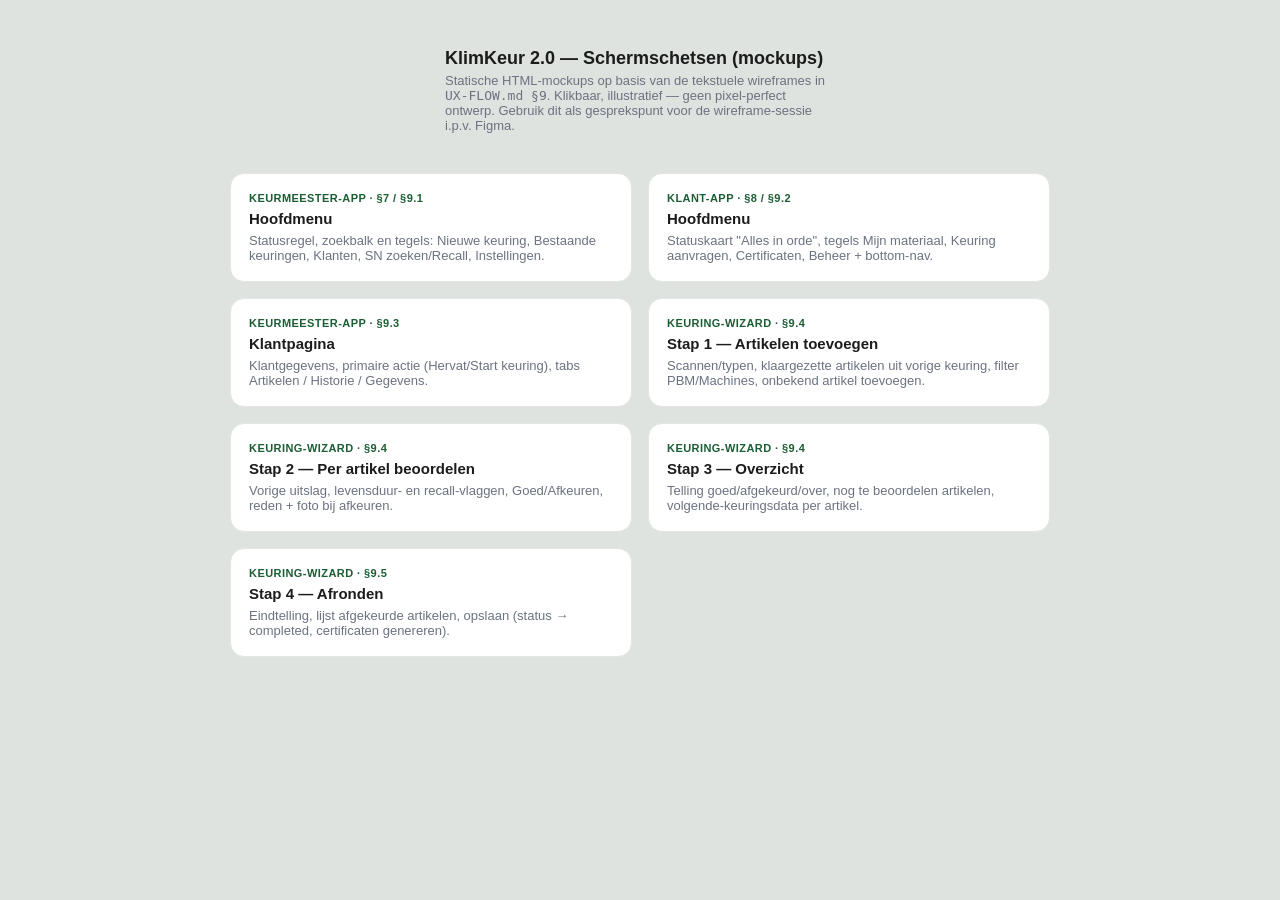
<file: mockups/index.html>
<!DOCTYPE html>
<html lang="nl">
<head>
<meta charset="UTF-8">
<meta name="viewport" content="width=device-width, initial-scale=1.0">
<title>KlimKeur 2.0 — Schermschetsen</title>
<link rel="stylesheet" href="style.css">
<style>
  body{padding-top:48px;}
  .intro{width:390px; margin-bottom:24px;}
  .grid{display:grid; grid-template-columns:1fr 1fr; gap:16px; width:820px; max-width:100%;}
  .grid-item{
    background:#fff; border:1px solid var(--border); border-radius:14px;
    padding:18px; text-decoration:none; color:var(--text);
    display:flex; flex-direction:column; gap:6px;
  }
  .grid-item h2{margin:0; font-size:15px;}
  .grid-item p{margin:0; font-size:13px; color:var(--muted);}
  .grid-item .tag{
    font-size:11px; font-weight:700; color:var(--primary);
    text-transform:uppercase; letter-spacing:.04em;
  }
  @media (max-width:860px){ .grid{grid-template-columns:1fr;} }
</style>
</head>
<body>
  <div class="intro">
    <h1 class="page-title">KlimKeur 2.0 — Schermschetsen (mockups)</h1>
    <p class="page-sub">
      Statische HTML-mockups op basis van de tekstuele wireframes in
      <code>UX-FLOW.md §9</code>. Klikbaar, illustratief — geen
      pixel-perfect ontwerp. Gebruik dit als gesprekspunt voor de
      wireframe-sessie i.p.v. Figma.
    </p>
  </div>

  <div class="grid">
    <a class="grid-item" href="keurmeester-hoofdmenu.html">
      <span class="tag">Keurmeester-app · §7 / §9.1</span>
      <h2>Hoofdmenu</h2>
      <p>Statusregel, zoekbalk en tegels: Nieuwe keuring, Bestaande
      keuringen, Klanten, SN zoeken/Recall, Instellingen.</p>
    </a>

    <a class="grid-item" href="klant-hoofdmenu.html">
      <span class="tag">Klant-app · §8 / §9.2</span>
      <h2>Hoofdmenu</h2>
      <p>Statuskaart "Alles in orde", tegels Mijn materiaal, Keuring
      aanvragen, Certificaten, Beheer + bottom-nav.</p>
    </a>

    <a class="grid-item" href="klantpagina.html">
      <span class="tag">Keurmeester-app · §9.3</span>
      <h2>Klantpagina</h2>
      <p>Klantgegevens, primaire actie (Hervat/Start keuring),
      tabs Artikelen / Historie / Gegevens.</p>
    </a>

    <a class="grid-item" href="keuring-stap1.html">
      <span class="tag">Keuring-wizard · §9.4</span>
      <h2>Stap 1 — Artikelen toevoegen</h2>
      <p>Scannen/typen, klaargezette artikelen uit vorige keuring,
      filter PBM/Machines, onbekend artikel toevoegen.</p>
    </a>

    <a class="grid-item" href="keuring-stap2.html">
      <span class="tag">Keuring-wizard · §9.4</span>
      <h2>Stap 2 — Per artikel beoordelen</h2>
      <p>Vorige uitslag, levensduur- en recall-vlaggen, Goed/Afkeuren,
      reden + foto bij afkeuren.</p>
    </a>

    <a class="grid-item" href="keuring-stap3.html">
      <span class="tag">Keuring-wizard · §9.4</span>
      <h2>Stap 3 — Overzicht</h2>
      <p>Telling goed/afgekeurd/over, nog te beoordelen artikelen,
      volgende-keuringsdata per artikel.</p>
    </a>

    <a class="grid-item" href="afrondscherm.html">
      <span class="tag">Keuring-wizard · §9.5</span>
      <h2>Stap 4 — Afronden</h2>
      <p>Eindtelling, lijst afgekeurde artikelen, opslaan
      (status → completed, certificaten genereren).</p>
    </a>
  </div>
</body>
</html>
</file>
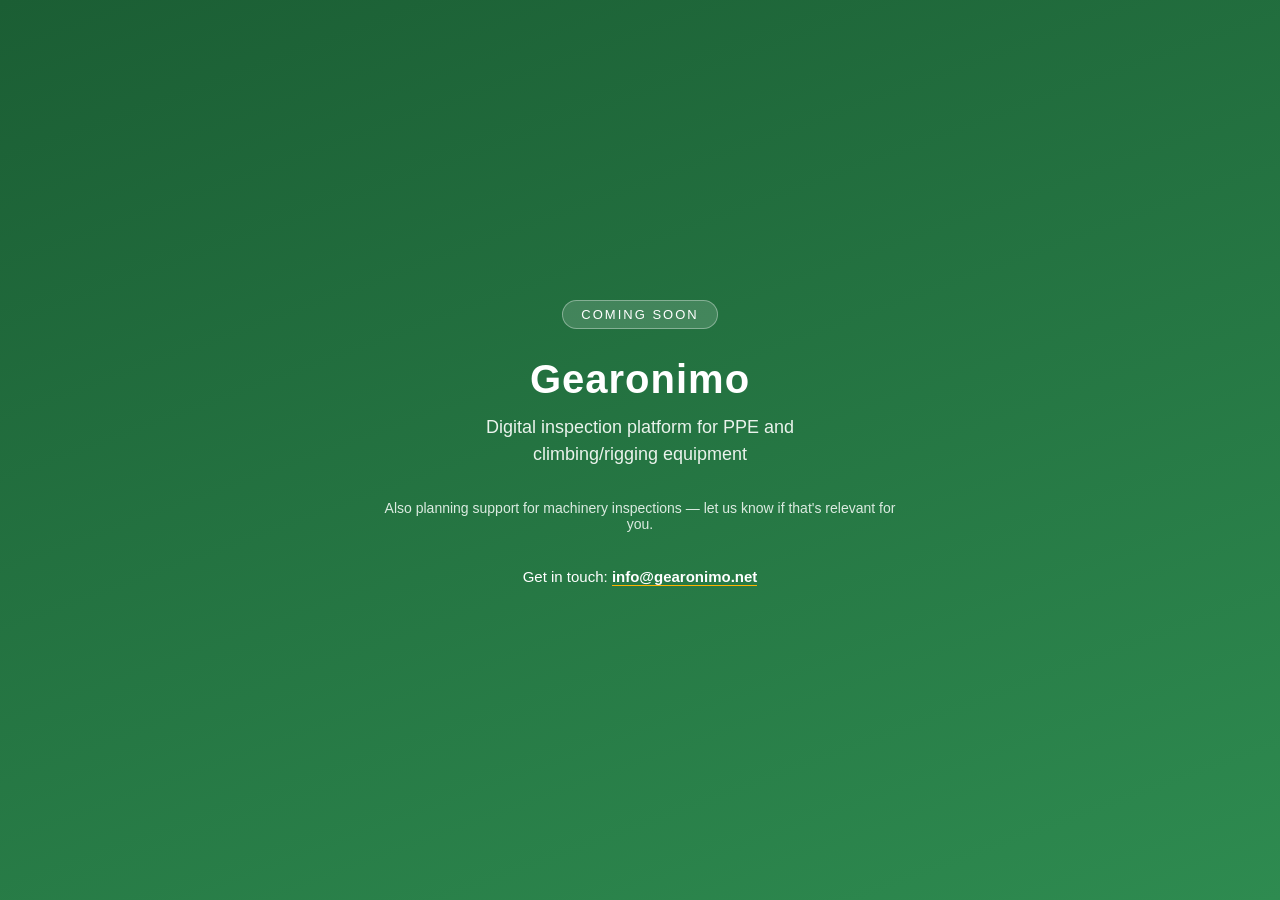
<file: website/index.html>
<!DOCTYPE html>
<html lang="en">
<head>
<meta charset="UTF-8">
<meta name="viewport" content="width=device-width, initial-scale=1.0">
<title>Gearonimo — Coming soon</title>
<style>
  :root{
    --primary:#1b5e34;
    --primary-light:#2e8b50;
    --accent:#ffb300;
    --bg:#f3f5f3;
    --text:#1c1c1c;
    --muted:#5d6b63;
  }
  *{box-sizing:border-box;}
  html,body{
    margin:0;
    height:100%;
    font-family:-apple-system,BlinkMacSystemFont,"Segoe UI",Roboto,sans-serif;
    color:#fff;
    background:linear-gradient(160deg, var(--primary) 0%, var(--primary-light) 100%);
  }
  body{
    display:flex;
    align-items:center;
    justify-content:center;
    padding:24px;
  }
  .card{
    max-width:520px;
    text-align:center;
  }
  .logo{
    font-size:40px;
    font-weight:800;
    letter-spacing:1px;
    margin:0 0 12px;
  }
  .tagline{
    font-size:18px;
    color:#eaf3ec;
    margin:0 0 32px;
    line-height:1.5;
  }
  .badge{
    display:inline-block;
    background:rgba(255,255,255,.15);
    border:1px solid rgba(255,255,255,.35);
    border-radius:999px;
    padding:6px 18px;
    font-size:13px;
    letter-spacing:2px;
    text-transform:uppercase;
    margin-bottom:28px;
  }
  .extra{
    font-size:14px;
    color:#dcebe1;
    margin:0 0 36px;
  }
  .contact{
    font-size:15px;
  }
  .contact a{
    color:#fff;
    font-weight:600;
    text-decoration:none;
    border-bottom:1px solid var(--accent);
  }
</style>
</head>
<body>
  <div class="card">
    <div class="badge">Coming soon</div>
    <p class="logo">Gearonimo</p>
    <p class="tagline">Digital inspection platform for PPE and<br>climbing/rigging equipment</p>
    <p class="extra">Also planning support for machinery inspections — let us know if that's relevant for you.</p>
    <p class="contact">Get in touch: <a href="mailto:info@gearonimo.net">info@gearonimo.net</a></p>
  </div>
</body>
</html>
</file>
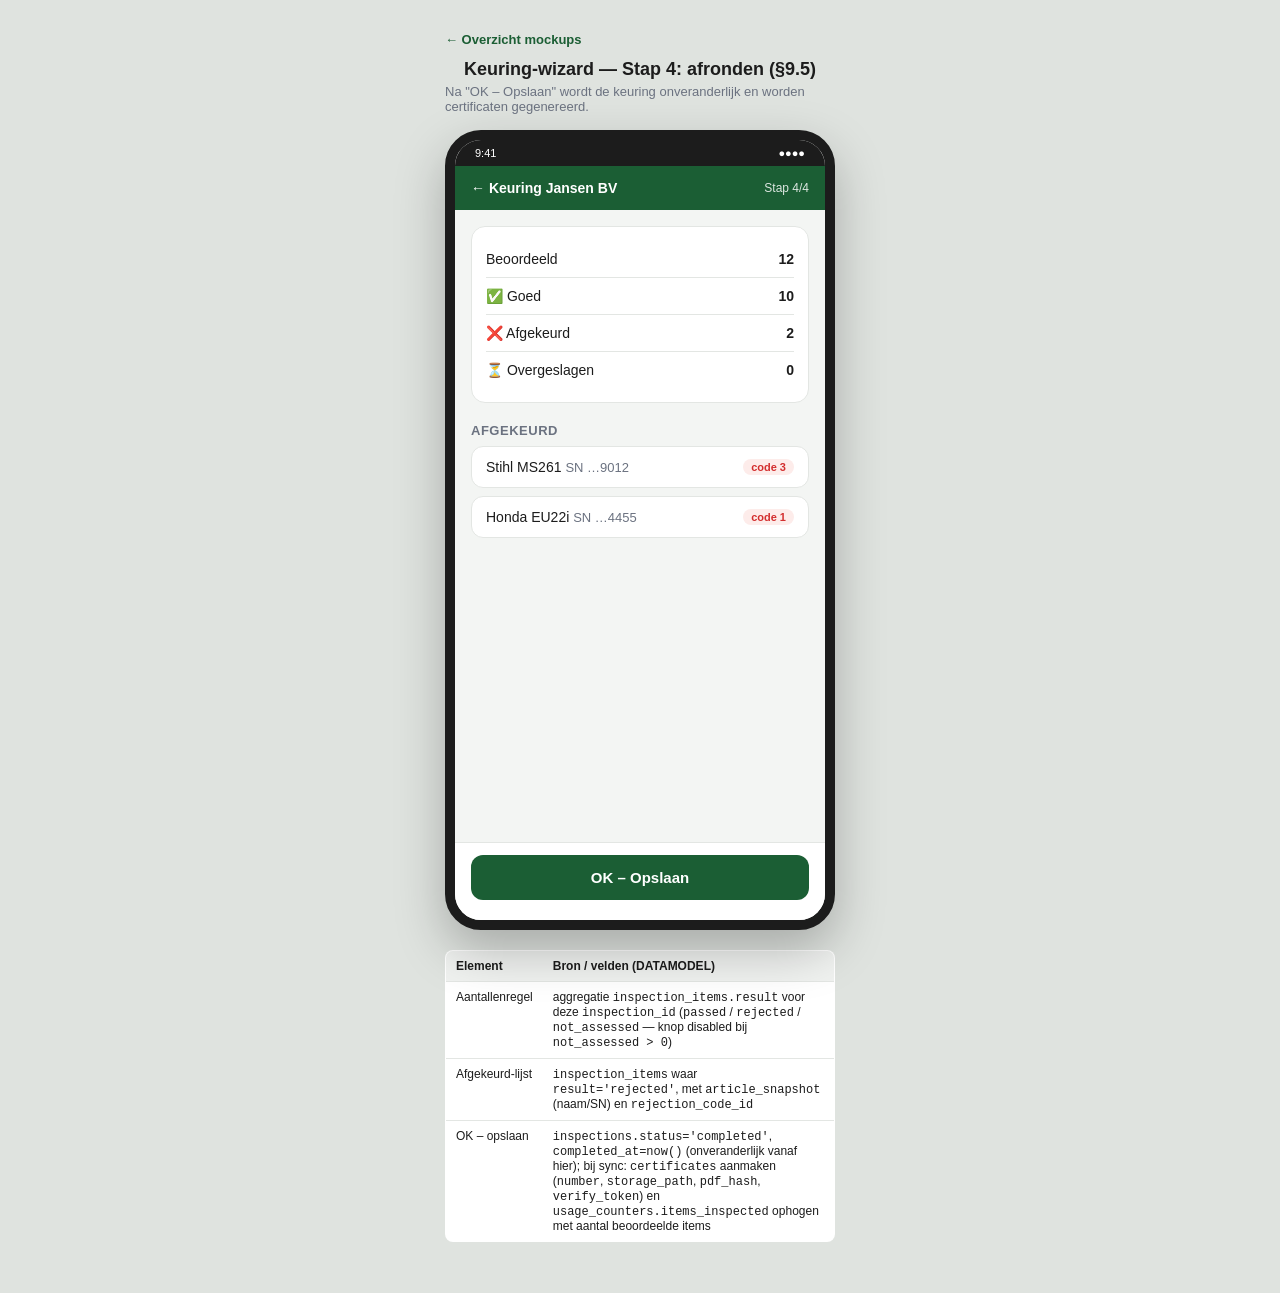
<file: mockups/afrondscherm.html>
<!DOCTYPE html>
<html lang="nl">
<head>
<meta charset="UTF-8">
<meta name="viewport" content="width=device-width, initial-scale=1.0">
<title>Afrondscherm</title>
<link rel="stylesheet" href="style.css">
</head>
<body>
  <div class="crumbs"><a href="index.html">← Overzicht mockups</a></div>
  <h1 class="page-title">Keuring-wizard — Stap 4: afronden (§9.5)</h1>
  <p class="page-sub">Na "OK – Opslaan" wordt de keuring onveranderlijk
  en worden certificaten gegenereerd.</p>

  <div class="phone">
    <div class="statusbar"><span>9:41</span><span>●●●●</span></div>
    <div class="topbar">
      <a href="keuring-stap3.html">← Keuring Jansen BV</a>
      <span class="step-indicator">Stap 4/4</span>
    </div>
    <div class="content">
      <div class="card">
        <div class="summary-row"><span>Beoordeeld</span><b>12</b></div>
        <div class="summary-row"><span>✅ Goed</span><b>10</b></div>
        <div class="summary-row"><span>❌ Afgekeurd</span><b>2</b></div>
        <div class="summary-row"><span>⏳ Overgeslagen</span><b>0</b></div>
      </div>

      <div class="section-title">Afgekeurd</div>
      <div class="list-item">
        <span>Stihl MS261 <span class="muted">SN …9012</span></span>
        <span class="badge danger">code 3</span>
      </div>
      <div class="list-item">
        <span>Honda EU22i <span class="muted">SN …4455</span></span>
        <span class="badge danger">code 1</span>
      </div>
    </div>
    <div style="padding:12px 16px; border-top:1px solid var(--border); background:#fff;">
      <a class="btn-primary" href="klantpagina.html">OK – Opslaan</a>
    </div>
  </div>

  <table class="field-table">
    <tr><th>Element</th><th>Bron / velden (DATAMODEL)</th></tr>
    <tr>
      <td>Aantallenregel</td>
      <td>aggregatie <code>inspection_items.result</code> voor deze
        <code>inspection_id</code> (<code>passed</code> /
        <code>rejected</code> / <code>not_assessed</code> — knop disabled
        bij <code>not_assessed &gt; 0</code>)</td>
    </tr>
    <tr>
      <td>Afgekeurd-lijst</td>
      <td><code>inspection_items</code> waar
        <code>result='rejected'</code>, met <code>article_snapshot</code>
        (naam/SN) en <code>rejection_code_id</code></td>
    </tr>
    <tr>
      <td>OK – opslaan</td>
      <td><code>inspections.status='completed'</code>,
        <code>completed_at=now()</code> (onveranderlijk vanaf hier); bij
        sync: <code>certificates</code> aanmaken (<code>number</code>,
        <code>storage_path</code>, <code>pdf_hash</code>,
        <code>verify_token</code>) en
        <code>usage_counters.items_inspected</code> ophogen met aantal
        beoordeelde items</td>
    </tr>
  </table>
</body>
</html>
</file>
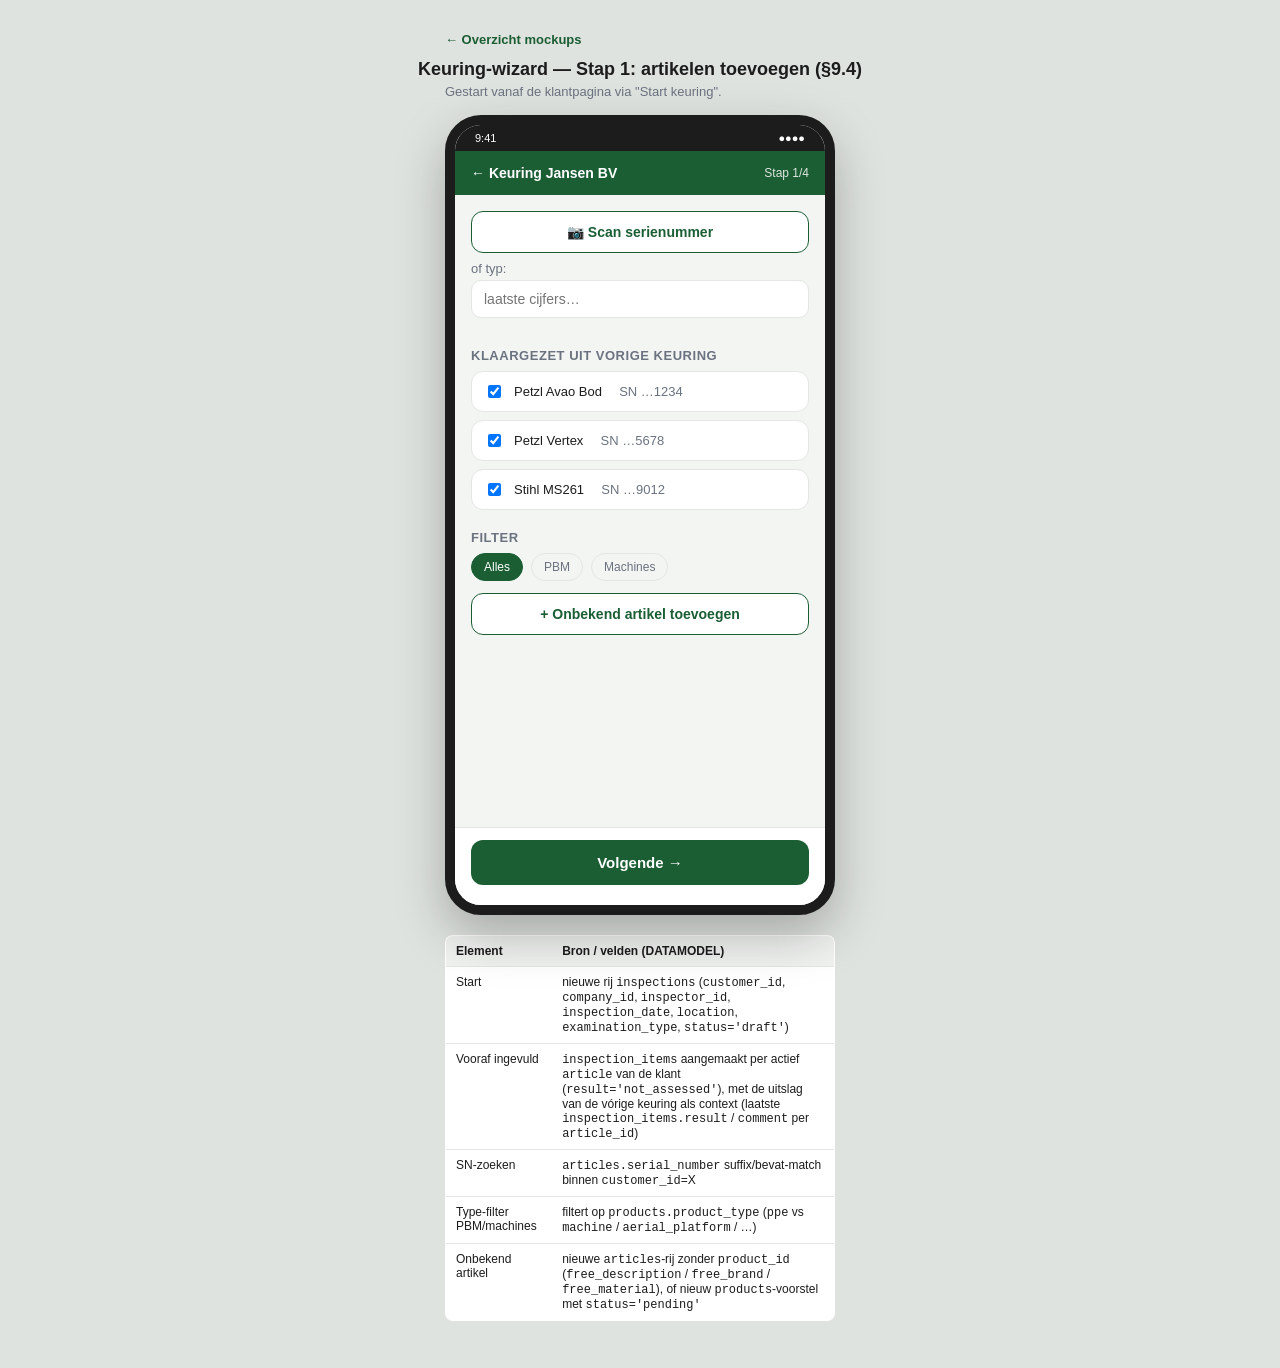
<file: mockups/keuring-stap1.html>
<!DOCTYPE html>
<html lang="nl">
<head>
<meta charset="UTF-8">
<meta name="viewport" content="width=device-width, initial-scale=1.0">
<title>Keuring — Stap 1</title>
<link rel="stylesheet" href="style.css">
</head>
<body>
  <div class="crumbs"><a href="index.html">← Overzicht mockups</a></div>
  <h1 class="page-title">Keuring-wizard — Stap 1: artikelen toevoegen (§9.4)</h1>
  <p class="page-sub">Gestart vanaf de klantpagina via "Start keuring".</p>

  <div class="phone">
    <div class="statusbar"><span>9:41</span><span>●●●●</span></div>
    <div class="topbar">
      <a href="klantpagina.html">← Keuring Jansen BV</a>
      <span class="step-indicator">Stap 1/4</span>
    </div>
    <div class="content">
      <a class="btn-secondary" href="#">📷 Scan serienummer</a>
      <p class="muted" style="margin:8px 0 4px;">of typ:</p>
      <input type="text" placeholder="laatste cijfers…">

      <div class="section-title">Klaargezet uit vorige keuring</div>
      <label class="toggle-check">
        <input type="checkbox" checked> Petzl Avao Bod &nbsp;
        <span class="muted">SN …1234</span>
      </label>
      <label class="toggle-check">
        <input type="checkbox" checked> Petzl Vertex &nbsp;
        <span class="muted">SN …5678</span>
      </label>
      <label class="toggle-check">
        <input type="checkbox" checked> Stihl MS261 &nbsp;
        <span class="muted">SN …9012</span>
      </label>

      <div class="section-title">Filter</div>
      <div class="filter-pills">
        <span class="pill active">Alles</span>
        <span class="pill">PBM</span>
        <span class="pill">Machines</span>
      </div>

      <a class="btn-secondary" href="#">+ Onbekend artikel toevoegen</a>
    </div>
    <div style="padding:12px 16px; border-top:1px solid var(--border); background:#fff;">
      <a class="btn-primary" href="keuring-stap2.html">Volgende →</a>
    </div>
  </div>

  <table class="field-table">
    <tr><th>Element</th><th>Bron / velden (DATAMODEL)</th></tr>
    <tr>
      <td>Start</td>
      <td>nieuwe rij <code>inspections</code> (<code>customer_id</code>,
        <code>company_id</code>, <code>inspector_id</code>,
        <code>inspection_date</code>, <code>location</code>,
        <code>examination_type</code>, <code>status='draft'</code>)</td>
    </tr>
    <tr>
      <td>Vooraf ingevuld</td>
      <td><code>inspection_items</code> aangemaakt per actief
        <code>article</code> van de klant
        (<code>result='not_assessed'</code>), met de uitslag van de
        vórige keuring als context (laatste
        <code>inspection_items.result</code> / <code>comment</code> per
        <code>article_id</code>)</td>
    </tr>
    <tr>
      <td>SN-zoeken</td>
      <td><code>articles.serial_number</code> suffix/bevat-match binnen
        <code>customer_id</code>=X</td>
    </tr>
    <tr>
      <td>Type-filter PBM/machines</td>
      <td>filtert op <code>products.product_type</code> (<code>ppe</code>
        vs <code>machine</code> / <code>aerial_platform</code> / …)</td>
    </tr>
    <tr>
      <td>Onbekend artikel</td>
      <td>nieuwe <code>articles</code>-rij zonder <code>product_id</code>
        (<code>free_description</code> / <code>free_brand</code> /
        <code>free_material</code>), of nieuw <code>products</code>-voorstel
        met <code>status='pending'</code></td>
    </tr>
  </table>
</body>
</html>
</file>
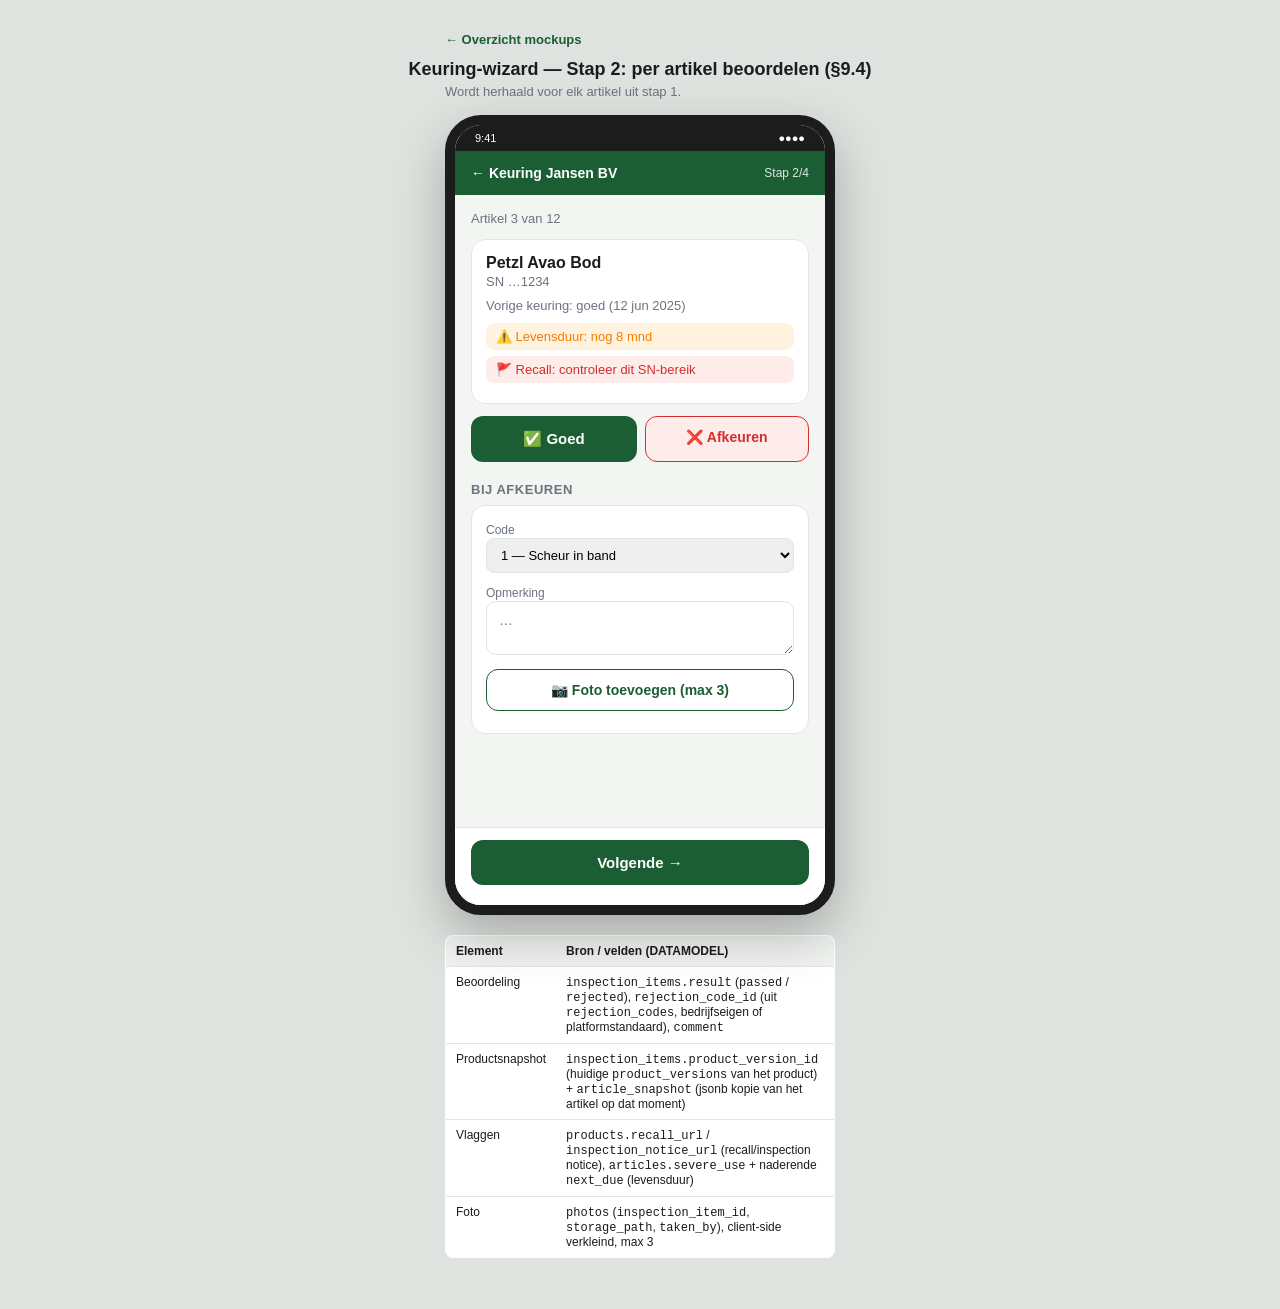
<file: mockups/keuring-stap2.html>
<!DOCTYPE html>
<html lang="nl">
<head>
<meta charset="UTF-8">
<meta name="viewport" content="width=device-width, initial-scale=1.0">
<title>Keuring — Stap 2</title>
<link rel="stylesheet" href="style.css">
</head>
<body>
  <div class="crumbs"><a href="index.html">← Overzicht mockups</a></div>
  <h1 class="page-title">Keuring-wizard — Stap 2: per artikel beoordelen (§9.4)</h1>
  <p class="page-sub">Wordt herhaald voor elk artikel uit stap 1.</p>

  <div class="phone">
    <div class="statusbar"><span>9:41</span><span>●●●●</span></div>
    <div class="topbar">
      <a href="keuring-stap1.html">← Keuring Jansen BV</a>
      <span class="step-indicator">Stap 2/4</span>
    </div>
    <div class="content">
      <p class="muted" style="margin-top:0;">Artikel 3 van 12</p>

      <div class="card">
        <b>Petzl Avao Bod</b><br>
        <span class="muted">SN …1234</span>
        <p class="muted" style="margin:8px 0 0;">
          Vorige keuring: goed (12 jun 2025)
        </p>
        <div class="flag warn" style="margin-top:10px;">
          ⚠️ Levensduur: nog 8 mnd
        </div>
        <div class="flag danger">
          🚩 Recall: controleer dit SN-bereik
        </div>
      </div>

      <div class="btn-row" style="margin-bottom:16px;">
        <a class="btn-primary" href="keuring-stap3.html">✅ Goed</a>
        <a class="btn-secondary btn-danger" href="#">❌ Afkeuren</a>
      </div>

      <div class="section-title">Bij afkeuren</div>
      <div class="card">
        <label class="muted" style="font-size:12px;">Code</label>
        <select style="width:100%; margin-bottom:10px;">
          <option>1 — Scheur in band</option>
          <option>2 — Beschadigde naad</option>
          <option>3 — Versleten harnasband</option>
        </select>
        <label class="muted" style="font-size:12px;">Opmerking</label>
        <textarea rows="2" placeholder="…"></textarea>
        <a class="btn-secondary" href="#">📷 Foto toevoegen (max 3)</a>
      </div>
    </div>
    <div style="padding:12px 16px; border-top:1px solid var(--border); background:#fff;">
      <a class="btn-primary" href="keuring-stap3.html">Volgende →</a>
    </div>
  </div>

  <table class="field-table">
    <tr><th>Element</th><th>Bron / velden (DATAMODEL)</th></tr>
    <tr>
      <td>Beoordeling</td>
      <td><code>inspection_items.result</code> (<code>passed</code> /
        <code>rejected</code>), <code>rejection_code_id</code> (uit
        <code>rejection_codes</code>, bedrijfseigen of
        platformstandaard), <code>comment</code></td>
    </tr>
    <tr>
      <td>Productsnapshot</td>
      <td><code>inspection_items.product_version_id</code> (huidige
        <code>product_versions</code> van het product) +
        <code>article_snapshot</code> (jsonb kopie van het artikel op dat
        moment)</td>
    </tr>
    <tr>
      <td>Vlaggen</td>
      <td><code>products.recall_url</code> /
        <code>inspection_notice_url</code> (recall/inspection notice),
        <code>articles.severe_use</code> + naderende
        <code>next_due</code> (levensduur)</td>
    </tr>
    <tr>
      <td>Foto</td>
      <td><code>photos</code> (<code>inspection_item_id</code>,
        <code>storage_path</code>, <code>taken_by</code>), client-side
        verkleind, max 3</td>
    </tr>
  </table>
</body>
</html>
</file>
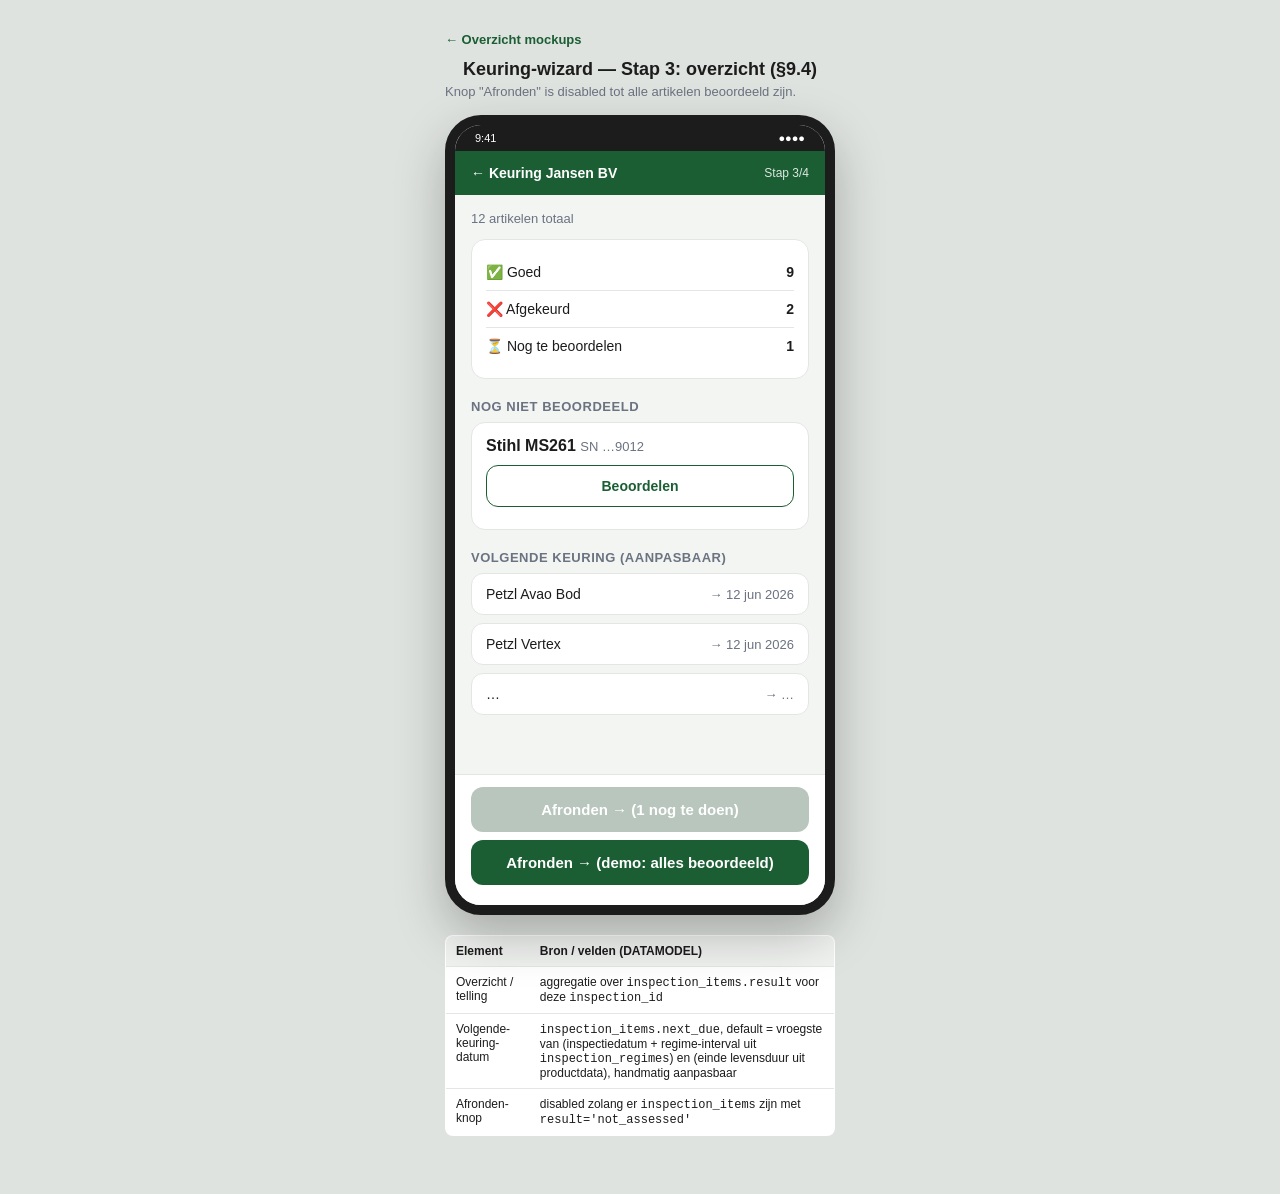
<file: mockups/keuring-stap3.html>
<!DOCTYPE html>
<html lang="nl">
<head>
<meta charset="UTF-8">
<meta name="viewport" content="width=device-width, initial-scale=1.0">
<title>Keuring — Stap 3</title>
<link rel="stylesheet" href="style.css">
</head>
<body>
  <div class="crumbs"><a href="index.html">← Overzicht mockups</a></div>
  <h1 class="page-title">Keuring-wizard — Stap 3: overzicht (§9.4)</h1>
  <p class="page-sub">Knop "Afronden" is disabled tot alle artikelen
  beoordeeld zijn.</p>

  <div class="phone">
    <div class="statusbar"><span>9:41</span><span>●●●●</span></div>
    <div class="topbar">
      <a href="keuring-stap2.html">← Keuring Jansen BV</a>
      <span class="step-indicator">Stap 3/4</span>
    </div>
    <div class="content">
      <p class="muted" style="margin-top:0;">12 artikelen totaal</p>
      <div class="card">
        <div class="summary-row"><span>✅ Goed</span><b>9</b></div>
        <div class="summary-row"><span>❌ Afgekeurd</span><b>2</b></div>
        <div class="summary-row"><span>⏳ Nog te beoordelen</span><b>1</b></div>
      </div>

      <div class="section-title">Nog niet beoordeeld</div>
      <div class="card">
        <b>Stihl MS261</b> <span class="muted">SN …9012</span>
        <a class="btn-secondary" style="margin-top:10px;" href="keuring-stap2.html">
          Beoordelen
        </a>
      </div>

      <div class="section-title">Volgende keuring (aanpasbaar)</div>
      <div class="list-item">
        <span>Petzl Avao Bod</span>
        <span class="muted">→ 12 jun 2026</span>
      </div>
      <div class="list-item">
        <span>Petzl Vertex</span>
        <span class="muted">→ 12 jun 2026</span>
      </div>
      <div class="list-item">
        <span>…</span>
        <span class="muted">→ …</span>
      </div>
    </div>
    <div style="padding:12px 16px; border-top:1px solid var(--border); background:#fff;">
      <a class="btn-primary disabled" href="#" title="disabled tot alles beoordeeld">
        Afronden → (1 nog te doen)
      </a>
      <a class="btn-primary" style="margin-top:8px;" href="afrondscherm.html">
        Afronden → (demo: alles beoordeeld)
      </a>
    </div>
  </div>

  <table class="field-table">
    <tr><th>Element</th><th>Bron / velden (DATAMODEL)</th></tr>
    <tr>
      <td>Overzicht / telling</td>
      <td>aggregatie over <code>inspection_items.result</code> voor deze
        <code>inspection_id</code></td>
    </tr>
    <tr>
      <td>Volgende-keuring-datum</td>
      <td><code>inspection_items.next_due</code>, default = vroegste van
        (inspectiedatum + regime-interval uit
        <code>inspection_regimes</code>) en (einde levensduur uit
        productdata), handmatig aanpasbaar</td>
    </tr>
    <tr>
      <td>Afronden-knop</td>
      <td>disabled zolang er <code>inspection_items</code> zijn met
        <code>result='not_assessed'</code></td>
    </tr>
  </table>
</body>
</html>
</file>
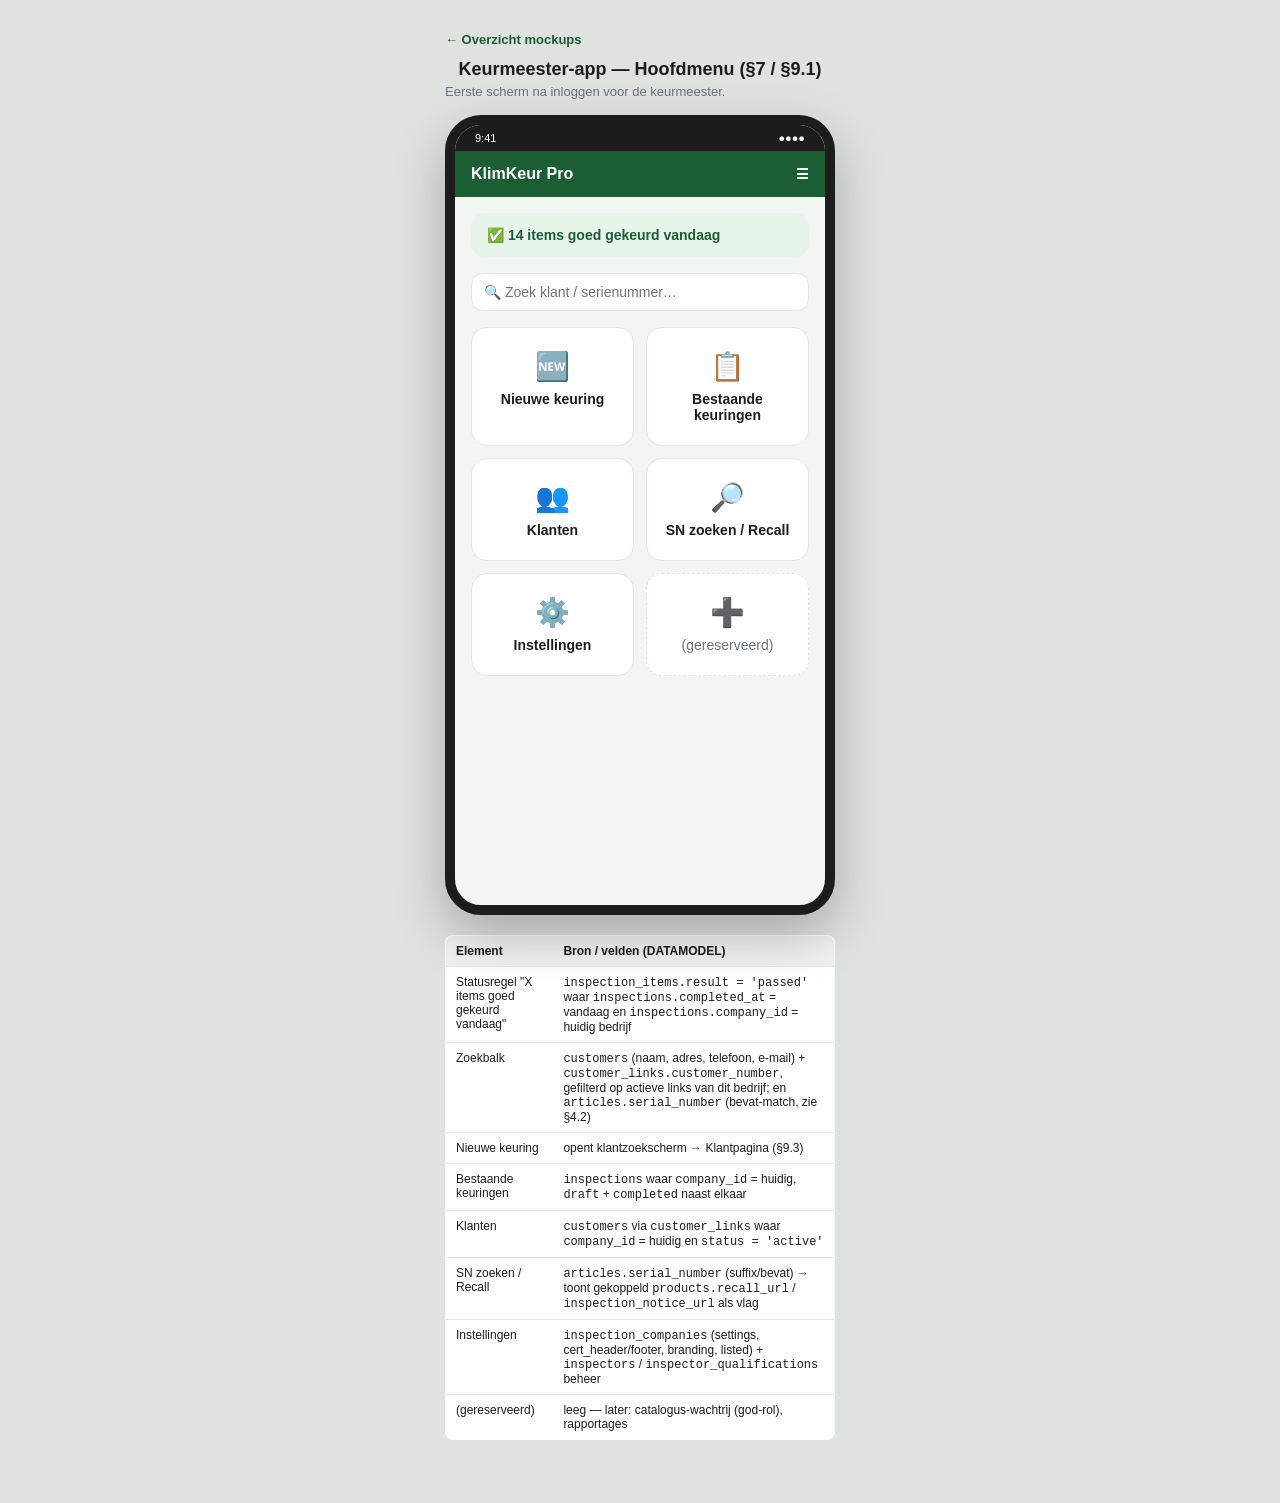
<file: mockups/keurmeester-hoofdmenu.html>
<!DOCTYPE html>
<html lang="nl">
<head>
<meta charset="UTF-8">
<meta name="viewport" content="width=device-width, initial-scale=1.0">
<title>Keurmeester — Hoofdmenu</title>
<link rel="stylesheet" href="style.css">
</head>
<body>
  <div class="crumbs"><a href="index.html">← Overzicht mockups</a></div>
  <h1 class="page-title">Keurmeester-app — Hoofdmenu (§7 / §9.1)</h1>
  <p class="page-sub">Eerste scherm na inloggen voor de keurmeester.</p>

  <div class="phone">
    <div class="statusbar"><span>9:41</span><span>●●●●</span></div>
    <div class="topbar">
      <span>KlimKeur Pro</span>
      <a href="#">☰</a>
    </div>
    <div class="content">
      <div class="banner">
        <span>✅ 14 items goed gekeurd vandaag</span>
      </div>

      <div class="search">🔍 Zoek klant / serienummer…</div>

      <div class="tile-grid">
        <a class="tile" href="klantpagina.html">
          <span class="icon">🆕</span>
          Nieuwe keuring
        </a>
        <a class="tile" href="#">
          <span class="icon">📋</span>
          Bestaande keuringen
        </a>
        <a class="tile" href="#">
          <span class="icon">👥</span>
          Klanten
        </a>
        <a class="tile" href="#">
          <span class="icon">🔎</span>
          SN zoeken / Recall
        </a>
        <a class="tile" href="#">
          <span class="icon">⚙️</span>
          Instellingen
        </a>
        <div class="tile empty">
          <span class="icon">➕</span>
          (gereserveerd)
        </div>
      </div>
    </div>
  </div>

  <table class="field-table">
    <tr><th>Element</th><th>Bron / velden (DATAMODEL)</th></tr>
    <tr>
      <td>Statusregel "X items goed gekeurd vandaag"</td>
      <td><code>inspection_items.result = 'passed'</code> waar
        <code>inspections.completed_at</code> = vandaag en
        <code>inspections.company_id</code> = huidig bedrijf</td>
    </tr>
    <tr>
      <td>Zoekbalk</td>
      <td><code>customers</code> (naam, adres, telefoon, e-mail) +
        <code>customer_links.customer_number</code>, gefilterd op actieve
        links van dit bedrijf; en <code>articles.serial_number</code>
        (bevat-match, zie §4.2)</td>
    </tr>
    <tr>
      <td>Nieuwe keuring</td>
      <td>opent klantzoekscherm → Klantpagina (§9.3)</td>
    </tr>
    <tr>
      <td>Bestaande keuringen</td>
      <td><code>inspections</code> waar <code>company_id</code> = huidig,
        <code>draft</code> + <code>completed</code> naast elkaar</td>
    </tr>
    <tr>
      <td>Klanten</td>
      <td><code>customers</code> via <code>customer_links</code> waar
        <code>company_id</code> = huidig en <code>status = 'active'</code></td>
    </tr>
    <tr>
      <td>SN zoeken / Recall</td>
      <td><code>articles.serial_number</code> (suffix/bevat) → toont
        gekoppeld <code>products.recall_url</code> /
        <code>inspection_notice_url</code> als vlag</td>
    </tr>
    <tr>
      <td>Instellingen</td>
      <td><code>inspection_companies</code> (settings, cert_header/footer,
        branding, listed) + <code>inspectors</code> /
        <code>inspector_qualifications</code> beheer</td>
    </tr>
    <tr>
      <td>(gereserveerd)</td>
      <td>leeg — later: catalogus-wachtrij (god-rol), rapportages</td>
    </tr>
  </table>
</body>
</html>
</file>
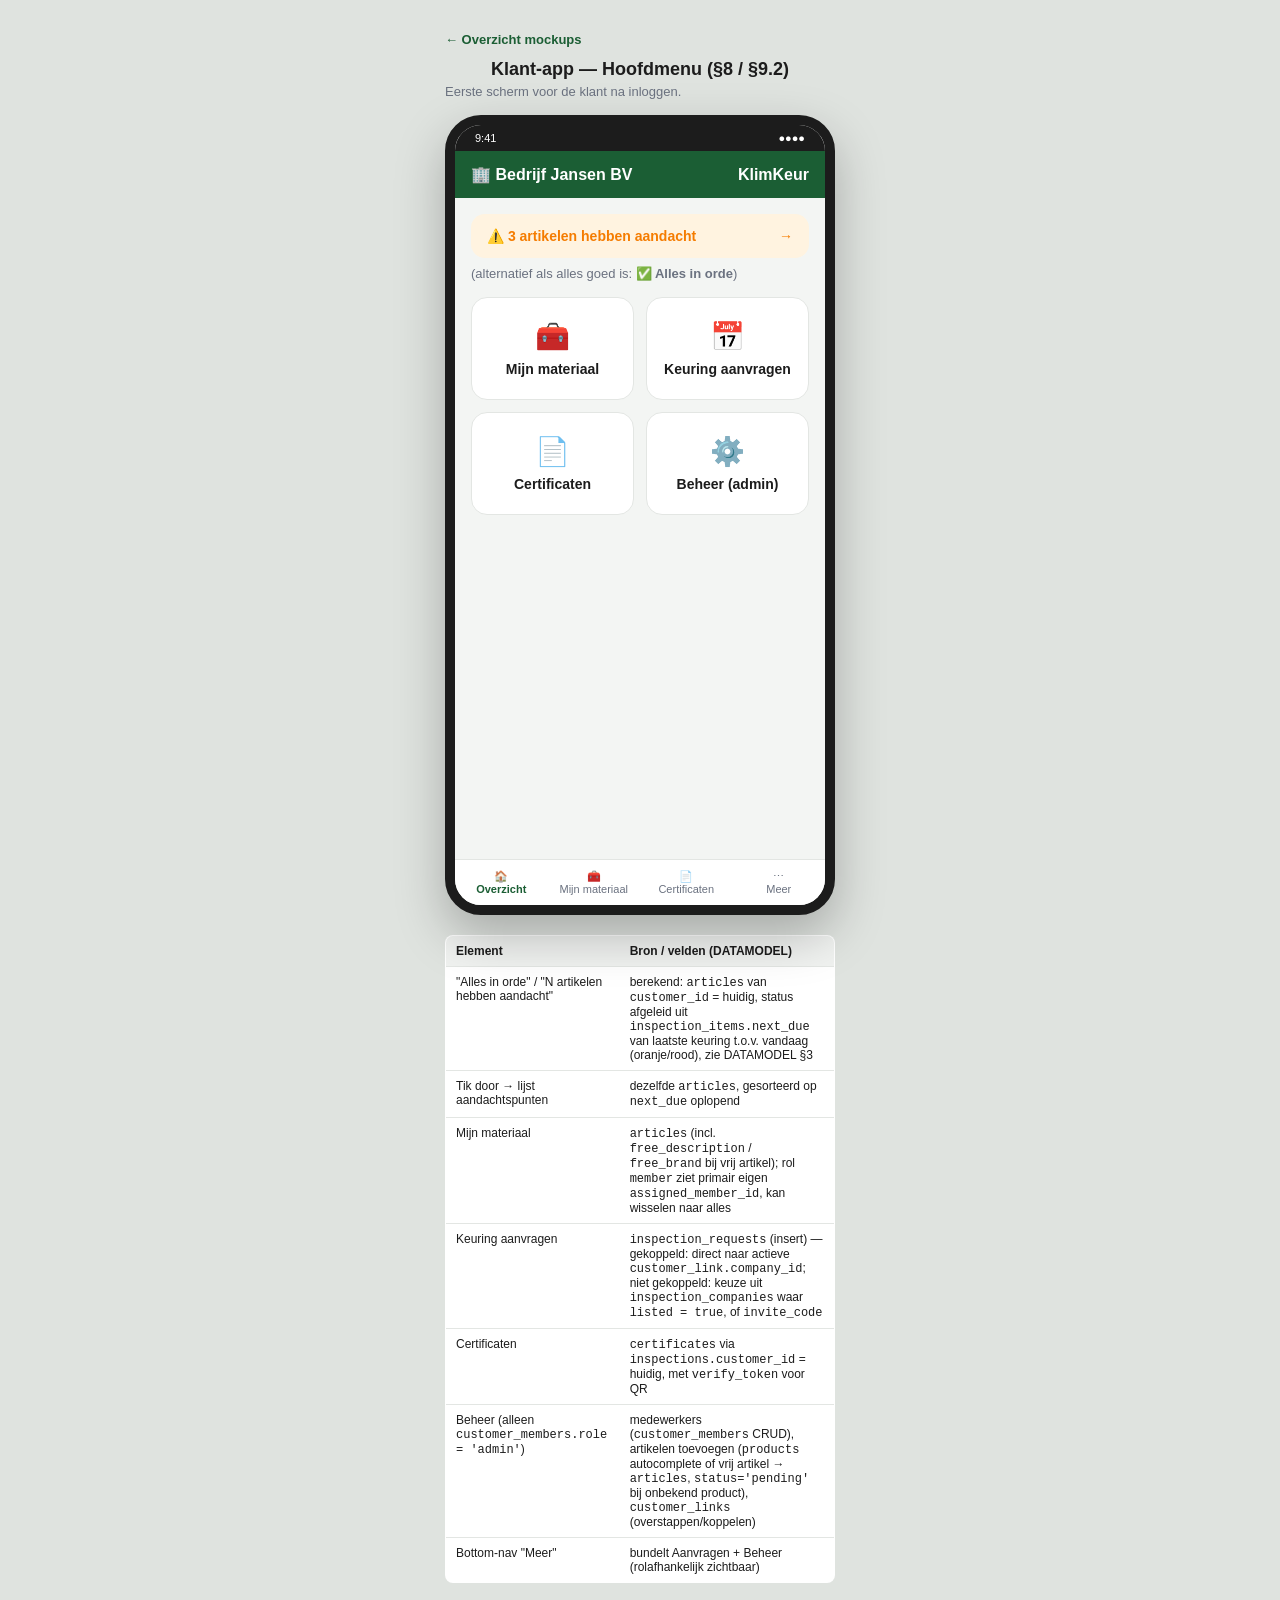
<file: mockups/klant-hoofdmenu.html>
<!DOCTYPE html>
<html lang="nl">
<head>
<meta charset="UTF-8">
<meta name="viewport" content="width=device-width, initial-scale=1.0">
<title>Klant-app — Hoofdmenu</title>
<link rel="stylesheet" href="style.css">
</head>
<body>
  <div class="crumbs"><a href="index.html">← Overzicht mockups</a></div>
  <h1 class="page-title">Klant-app — Hoofdmenu (§8 / §9.2)</h1>
  <p class="page-sub">Eerste scherm voor de klant na inloggen.</p>

  <div class="phone">
    <div class="statusbar"><span>9:41</span><span>●●●●</span></div>
    <div class="topbar">
      <span>🏢 Bedrijf Jansen BV</span>
      <span>KlimKeur</span>
    </div>
    <div class="content">
      <a class="banner warn" href="#">
        <span>⚠️ 3 artikelen hebben aandacht</span>
        <span>→</span>
      </a>
      <p class="muted" style="margin-top:-8px; margin-bottom:16px;">
        (alternatief als alles goed is: <b>✅ Alles in orde</b>)
      </p>

      <div class="tile-grid">
        <a class="tile" href="#">
          <span class="icon">🧰</span>
          Mijn materiaal
        </a>
        <a class="tile" href="#">
          <span class="icon">📅</span>
          Keuring aanvragen
        </a>
        <a class="tile" href="#">
          <span class="icon">📄</span>
          Certificaten
        </a>
        <a class="tile" href="#">
          <span class="icon">⚙️</span>
          Beheer (admin)
        </a>
      </div>
    </div>
    <div class="bottom-nav">
      <a class="active" href="#">🏠<br>Overzicht</a>
      <a href="#">🧰<br>Mijn materiaal</a>
      <a href="#">📄<br>Certificaten</a>
      <a href="#">⋯<br>Meer</a>
    </div>
  </div>

  <table class="field-table">
    <tr><th>Element</th><th>Bron / velden (DATAMODEL)</th></tr>
    <tr>
      <td>"Alles in orde" / "N artikelen hebben aandacht"</td>
      <td>berekend: <code>articles</code> van <code>customer_id</code> =
        huidig, status afgeleid uit
        <code>inspection_items.next_due</code> van laatste keuring t.o.v.
        vandaag (oranje/rood), zie DATAMODEL §3</td>
    </tr>
    <tr>
      <td>Tik door → lijst aandachtspunten</td>
      <td>dezelfde <code>articles</code>, gesorteerd op
        <code>next_due</code> oplopend</td>
    </tr>
    <tr>
      <td>Mijn materiaal</td>
      <td><code>articles</code> (incl. <code>free_description</code> /
        <code>free_brand</code> bij vrij artikel); rol <code>member</code>
        ziet primair eigen <code>assigned_member_id</code>, kan wisselen
        naar alles</td>
    </tr>
    <tr>
      <td>Keuring aanvragen</td>
      <td><code>inspection_requests</code> (insert) — gekoppeld: direct
        naar actieve <code>customer_link.company_id</code>; niet
        gekoppeld: keuze uit <code>inspection_companies</code> waar
        <code>listed = true</code>, of <code>invite_code</code></td>
    </tr>
    <tr>
      <td>Certificaten</td>
      <td><code>certificates</code> via <code>inspections.customer_id</code>
        = huidig, met <code>verify_token</code> voor QR</td>
    </tr>
    <tr>
      <td>Beheer (alleen <code>customer_members.role = 'admin'</code>)</td>
      <td>medewerkers (<code>customer_members</code> CRUD), artikelen
        toevoegen (<code>products</code> autocomplete of vrij artikel →
        <code>articles</code>, <code>status='pending'</code> bij onbekend
        product), <code>customer_links</code> (overstappen/koppelen)</td>
    </tr>
    <tr>
      <td>Bottom-nav "Meer"</td>
      <td>bundelt Aanvragen + Beheer (rolafhankelijk zichtbaar)</td>
    </tr>
  </table>
</body>
</html>
</file>
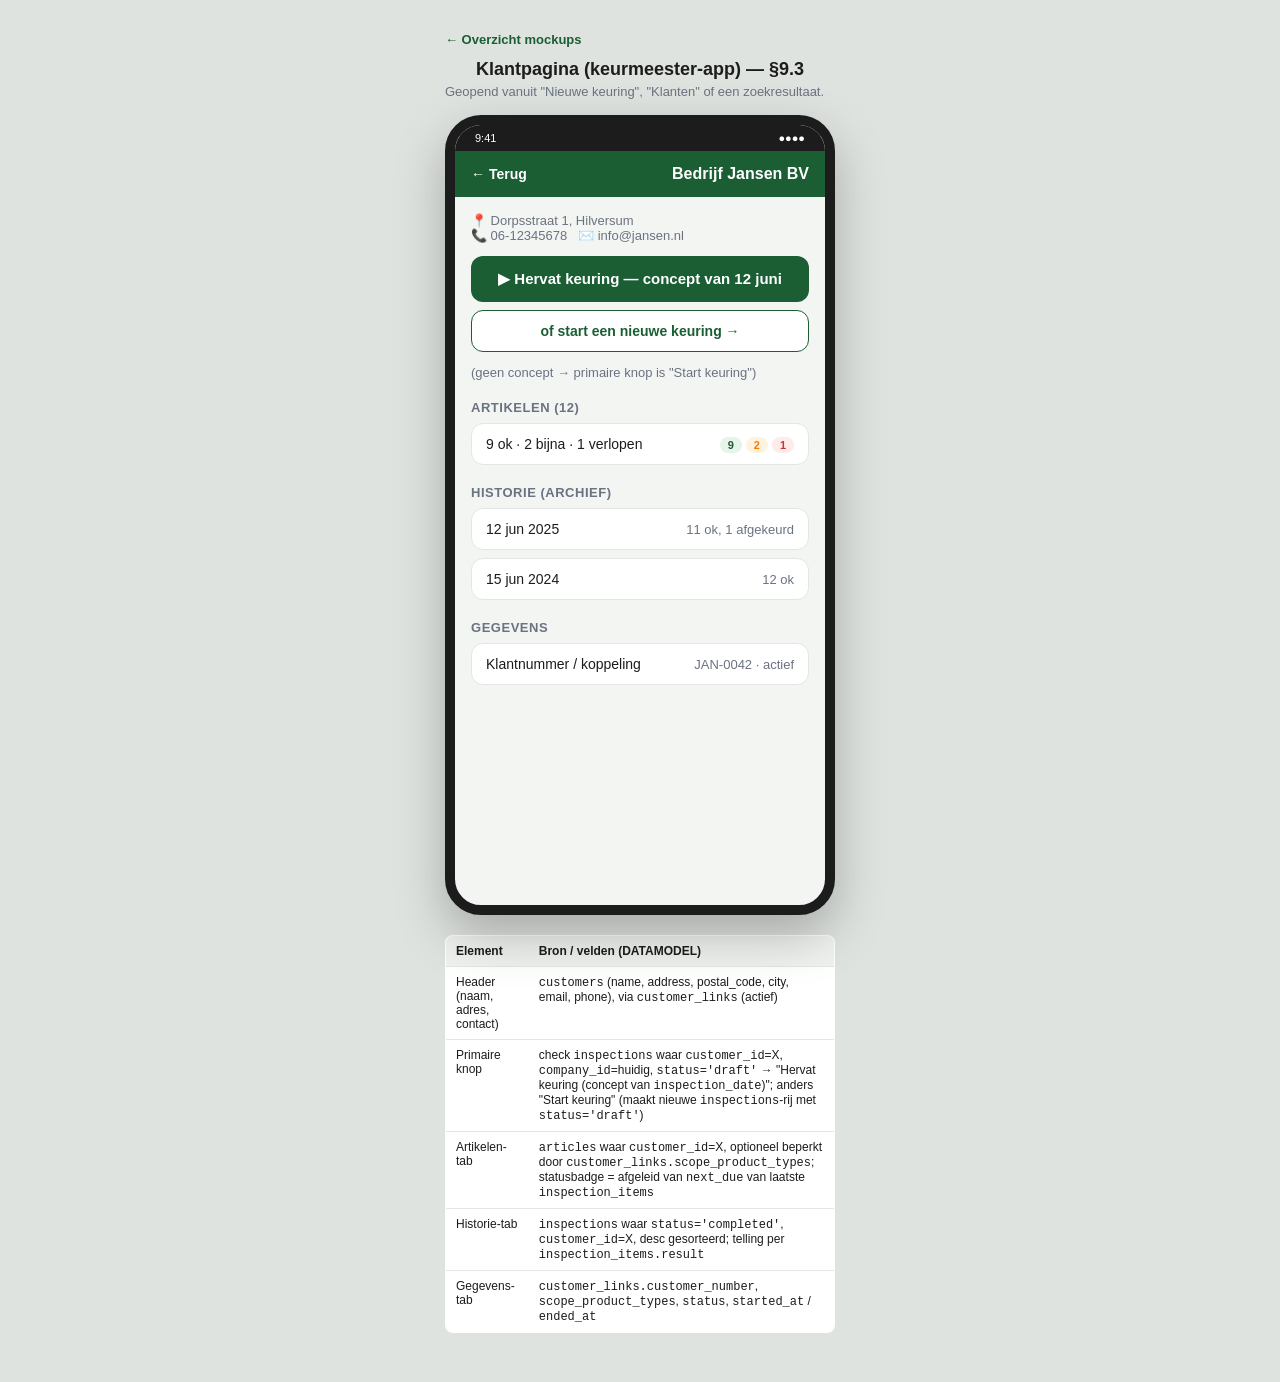
<file: mockups/klantpagina.html>
<!DOCTYPE html>
<html lang="nl">
<head>
<meta charset="UTF-8">
<meta name="viewport" content="width=device-width, initial-scale=1.0">
<title>Klantpagina</title>
<link rel="stylesheet" href="style.css">
</head>
<body>
  <div class="crumbs"><a href="index.html">← Overzicht mockups</a></div>
  <h1 class="page-title">Klantpagina (keurmeester-app) — §9.3</h1>
  <p class="page-sub">Geopend vanuit "Nieuwe keuring", "Klanten" of een
  zoekresultaat.</p>

  <div class="phone">
    <div class="statusbar"><span>9:41</span><span>●●●●</span></div>
    <div class="topbar">
      <a href="keurmeester-hoofdmenu.html">← Terug</a>
      <span>Bedrijf Jansen BV</span>
    </div>
    <div class="content">
      <p class="muted" style="margin-top:0;">
        📍 Dorpsstraat 1, Hilversum<br>
        📞 06-12345678 &nbsp; ✉️ info@jansen.nl
      </p>

      <a class="btn-primary" href="keuring-stap2.html">
        ▶ Hervat keuring — concept van 12 juni
      </a>
      <a class="btn-secondary" href="keuring-stap1.html">
        of start een nieuwe keuring →
      </a>
      <p class="muted">(geen concept → primaire knop is "Start keuring")</p>

      <div class="section-title">Artikelen (12)</div>
      <div class="list-item">
        <span>9 ok · 2 bijna · 1 verlopen</span>
        <span>
          <span class="badge ok">9</span>
          <span class="badge warn">2</span>
          <span class="badge danger">1</span>
        </span>
      </div>

      <div class="section-title">Historie (archief)</div>
      <div class="list-item">
        <span>12 jun 2025</span>
        <span class="muted">11 ok, 1 afgekeurd</span>
      </div>
      <div class="list-item">
        <span>15 jun 2024</span>
        <span class="muted">12 ok</span>
      </div>

      <div class="section-title">Gegevens</div>
      <div class="list-item">
        <span>Klantnummer / koppeling</span>
        <span class="muted">JAN-0042 · actief</span>
      </div>
    </div>
  </div>

  <table class="field-table">
    <tr><th>Element</th><th>Bron / velden (DATAMODEL)</th></tr>
    <tr>
      <td>Header (naam, adres, contact)</td>
      <td><code>customers</code> (name, address, postal_code, city,
        email, phone), via <code>customer_links</code> (actief)</td>
    </tr>
    <tr>
      <td>Primaire knop</td>
      <td>check <code>inspections</code> waar
        <code>customer_id</code>=X, <code>company_id</code>=huidig,
        <code>status='draft'</code> → "Hervat keuring (concept van
        <code>inspection_date</code>)"; anders "Start keuring" (maakt
        nieuwe <code>inspections</code>-rij met
        <code>status='draft'</code>)</td>
    </tr>
    <tr>
      <td>Artikelen-tab</td>
      <td><code>articles</code> waar <code>customer_id</code>=X,
        optioneel beperkt door
        <code>customer_links.scope_product_types</code>; statusbadge =
        afgeleid van <code>next_due</code> van laatste
        <code>inspection_items</code></td>
    </tr>
    <tr>
      <td>Historie-tab</td>
      <td><code>inspections</code> waar <code>status='completed'</code>,
        <code>customer_id</code>=X, desc gesorteerd; telling per
        <code>inspection_items.result</code></td>
    </tr>
    <tr>
      <td>Gegevens-tab</td>
      <td><code>customer_links.customer_number</code>,
        <code>scope_product_types</code>, <code>status</code>,
        <code>started_at</code> / <code>ended_at</code></td>
    </tr>
  </table>
</body>
</html>
</file>
<file: mockups/style.css>
:root{
  --primary:#1b5e34;
  --primary-light:#2e8b50;
  --accent:#ffb300;
  --danger:#d32f2f;
  --warn:#f57c00;
  --bg:#f3f5f3;
  --card:#ffffff;
  --text:#1c1c1c;
  --muted:#6b7280;
  --border:#e3e6e3;
}
*{box-sizing:border-box;}
body{
  font-family:-apple-system,BlinkMacSystemFont,"Segoe UI",Roboto,sans-serif;
  background:#dfe3df;
  margin:0;
  padding:32px 16px 64px;
  display:flex;
  flex-direction:column;
  align-items:center;
  color:var(--text);
}
.crumbs{
  width:390px;
  margin-bottom:12px;
  font-size:13px;
}
.crumbs a{color:var(--primary); text-decoration:none; font-weight:600;}
h1.page-title{font-size:18px; margin:0 0 4px;}
p.page-sub{width:390px; color:var(--muted); font-size:13px; margin:0 0 16px;}
.phone{
  width:390px;
  height:800px;
  background:var(--bg);
  border:10px solid #1c1c1c;
  border-radius:36px;
  overflow:hidden;
  box-shadow:0 20px 50px rgba(0,0,0,.25);
  position:relative;
  display:flex;
  flex-direction:column;
}
.statusbar{
  height:26px;
  background:#1c1c1c;
  color:#fff;
  font-size:11px;
  display:flex;
  align-items:center;
  justify-content:space-between;
  padding:0 20px;
  flex:0 0 auto;
}
.topbar{
  background:var(--primary);
  color:#fff;
  padding:14px 16px;
  display:flex;
  align-items:center;
  justify-content:space-between;
  font-weight:600;
  flex:0 0 auto;
}
.topbar a{color:#fff; text-decoration:none; font-size:14px;}
.topbar .step-indicator{font-size:12px; opacity:.85; font-weight:400;}
.content{
  flex:1;
  overflow-y:auto;
  padding:16px;
}
.banner{
  background:#e6f4ea;
  color:var(--primary);
  border-radius:14px;
  padding:14px 16px;
  font-weight:600;
  display:flex;
  align-items:center;
  justify-content:space-between;
  margin-bottom:16px;
  text-decoration:none;
  font-size:14px;
}
.banner.warn{background:#fff3e0; color:var(--warn);}
.search{
  display:flex;
  align-items:center;
  background:#fff;
  border:1px solid var(--border);
  border-radius:12px;
  padding:10px 12px;
  margin-bottom:16px;
  color:var(--muted);
  font-size:14px;
}
.tile-grid{
  display:grid;
  grid-template-columns:1fr 1fr;
  gap:12px;
}
.tile{
  background:#fff;
  border:1px solid var(--border);
  border-radius:16px;
  padding:22px 10px;
  text-align:center;
  text-decoration:none;
  color:var(--text);
  display:flex;
  flex-direction:column;
  align-items:center;
  gap:8px;
  font-size:14px;
  font-weight:600;
}
.tile .icon{font-size:28px;}
.tile.empty{
  color:var(--muted);
  font-weight:400;
  border-style:dashed;
}
.bottom-nav{
  display:flex;
  border-top:1px solid var(--border);
  background:#fff;
  flex:0 0 auto;
}
.bottom-nav a{
  flex:1;
  text-align:center;
  padding:10px 4px;
  font-size:11px;
  color:var(--muted);
  text-decoration:none;
}
.bottom-nav a.active{color:var(--primary); font-weight:700;}
.btn-primary{
  display:block;
  width:100%;
  background:var(--primary);
  color:#fff;
  border:none;
  border-radius:12px;
  padding:14px;
  font-size:15px;
  font-weight:700;
  text-align:center;
  text-decoration:none;
  margin-bottom:8px;
  cursor:pointer;
}
.btn-primary.disabled{
  background:#b8c6bd;
  color:#fff;
  pointer-events:none;
}
.btn-secondary{
  display:block;
  width:100%;
  background:#fff;
  color:var(--primary);
  border:1px solid var(--primary);
  border-radius:12px;
  padding:12px;
  font-size:14px;
  font-weight:600;
  text-align:center;
  text-decoration:none;
  margin-bottom:8px;
}
.btn-danger{
  background:#fdecea;
  color:var(--danger);
  border:1px solid var(--danger);
}
.btn-row{display:flex; gap:8px;}
.btn-row .btn-primary, .btn-row .btn-secondary{flex:1; margin-bottom:0;}
.section-title{
  font-size:13px;
  font-weight:700;
  text-transform:uppercase;
  letter-spacing:.04em;
  color:var(--muted);
  margin:20px 0 8px;
}
.list-item{
  background:#fff;
  border:1px solid var(--border);
  border-radius:12px;
  padding:12px 14px;
  margin-bottom:8px;
  display:flex;
  justify-content:space-between;
  align-items:center;
  font-size:14px;
  text-decoration:none;
  color:var(--text);
}
.badge{
  font-size:11px;
  font-weight:700;
  padding:2px 8px;
  border-radius:999px;
}
.badge.ok{background:#e6f4ea; color:var(--primary);}
.badge.warn{background:#fff3e0; color:var(--warn);}
.badge.danger{background:#fdecea; color:var(--danger);}
.muted{color:var(--muted); font-size:13px;}
.field-table{
  width:390px;
  margin-top:20px;
  border-collapse:collapse;
  font-size:12px;
  background:#fff;
  border:1px solid var(--border);
  border-radius:8px;
  overflow:hidden;
}
.field-table th,.field-table td{
  border-bottom:1px solid var(--border);
  padding:8px 10px;
  text-align:left;
  vertical-align:top;
}
.field-table th{background:#f0f2f0;}
.card{
  background:#fff;
  border:1px solid var(--border);
  border-radius:14px;
  padding:14px;
  margin-bottom:12px;
}
.flag{
  font-size:13px;
  padding:6px 10px;
  border-radius:8px;
  margin-bottom:6px;
}
.flag.warn{background:#fff3e0; color:var(--warn);}
.flag.danger{background:#fdecea; color:var(--danger);}
.filter-pills{display:flex; gap:8px; margin-bottom:12px;}
.pill{
  border:1px solid var(--border);
  border-radius:999px;
  padding:6px 12px;
  font-size:12px;
  color:var(--muted);
}
.pill.active{background:var(--primary); color:#fff; border-color:var(--primary);}
input[type=text]{
  width:100%;
  padding:10px 12px;
  border:1px solid var(--border);
  border-radius:10px;
  font-size:14px;
  margin-bottom:10px;
}
select{
  padding:8px 10px;
  border:1px solid var(--border);
  border-radius:8px;
  font-size:13px;
}
textarea{
  width:100%;
  padding:10px 12px;
  border:1px solid var(--border);
  border-radius:10px;
  font-size:14px;
  font-family:inherit;
  margin-bottom:10px;
}
.summary-row{
  display:flex;
  justify-content:space-between;
  padding:10px 0;
  border-bottom:1px solid var(--border);
  font-size:14px;
}
.summary-row:last-child{border-bottom:none;}
.toggle-check{
  display:flex;
  align-items:center;
  gap:10px;
  background:#fff;
  border:1px solid var(--border);
  border-radius:12px;
  padding:10px 12px;
  margin-bottom:8px;
  font-size:13px;
}
</file>
